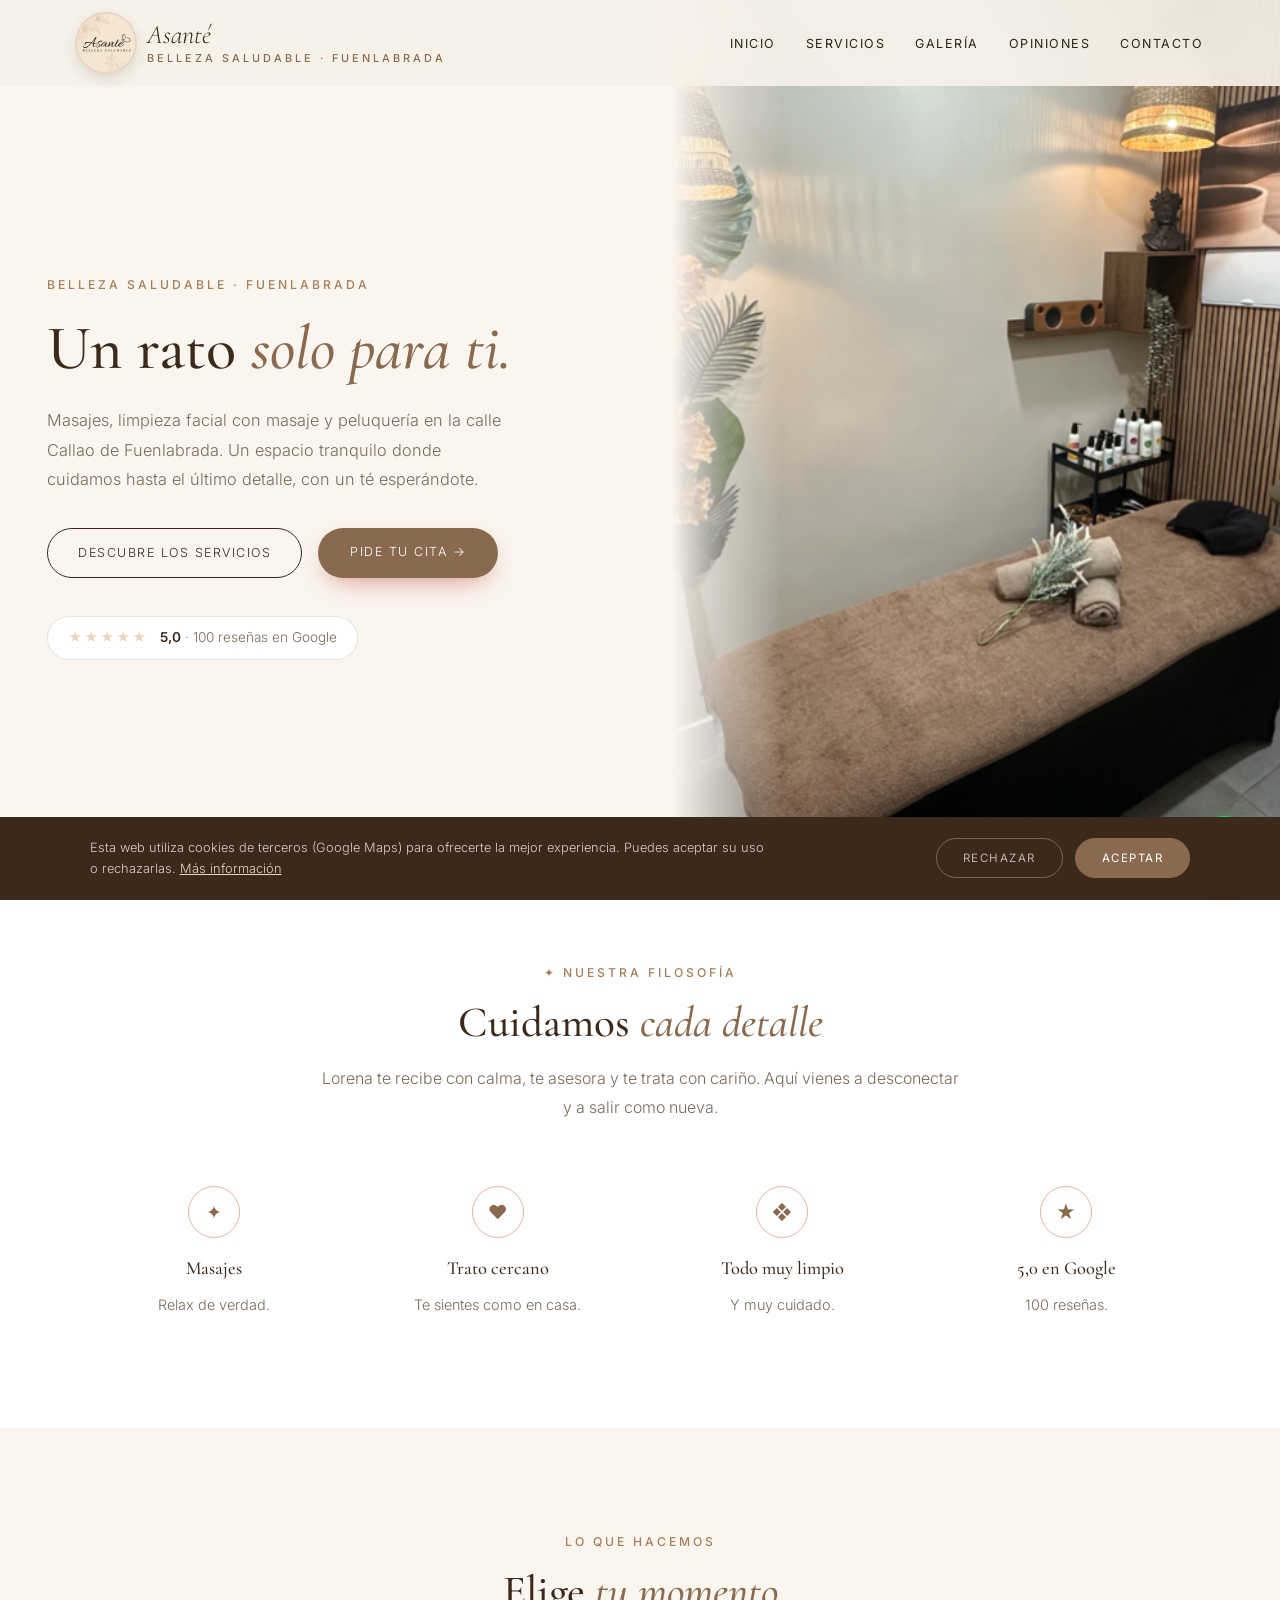
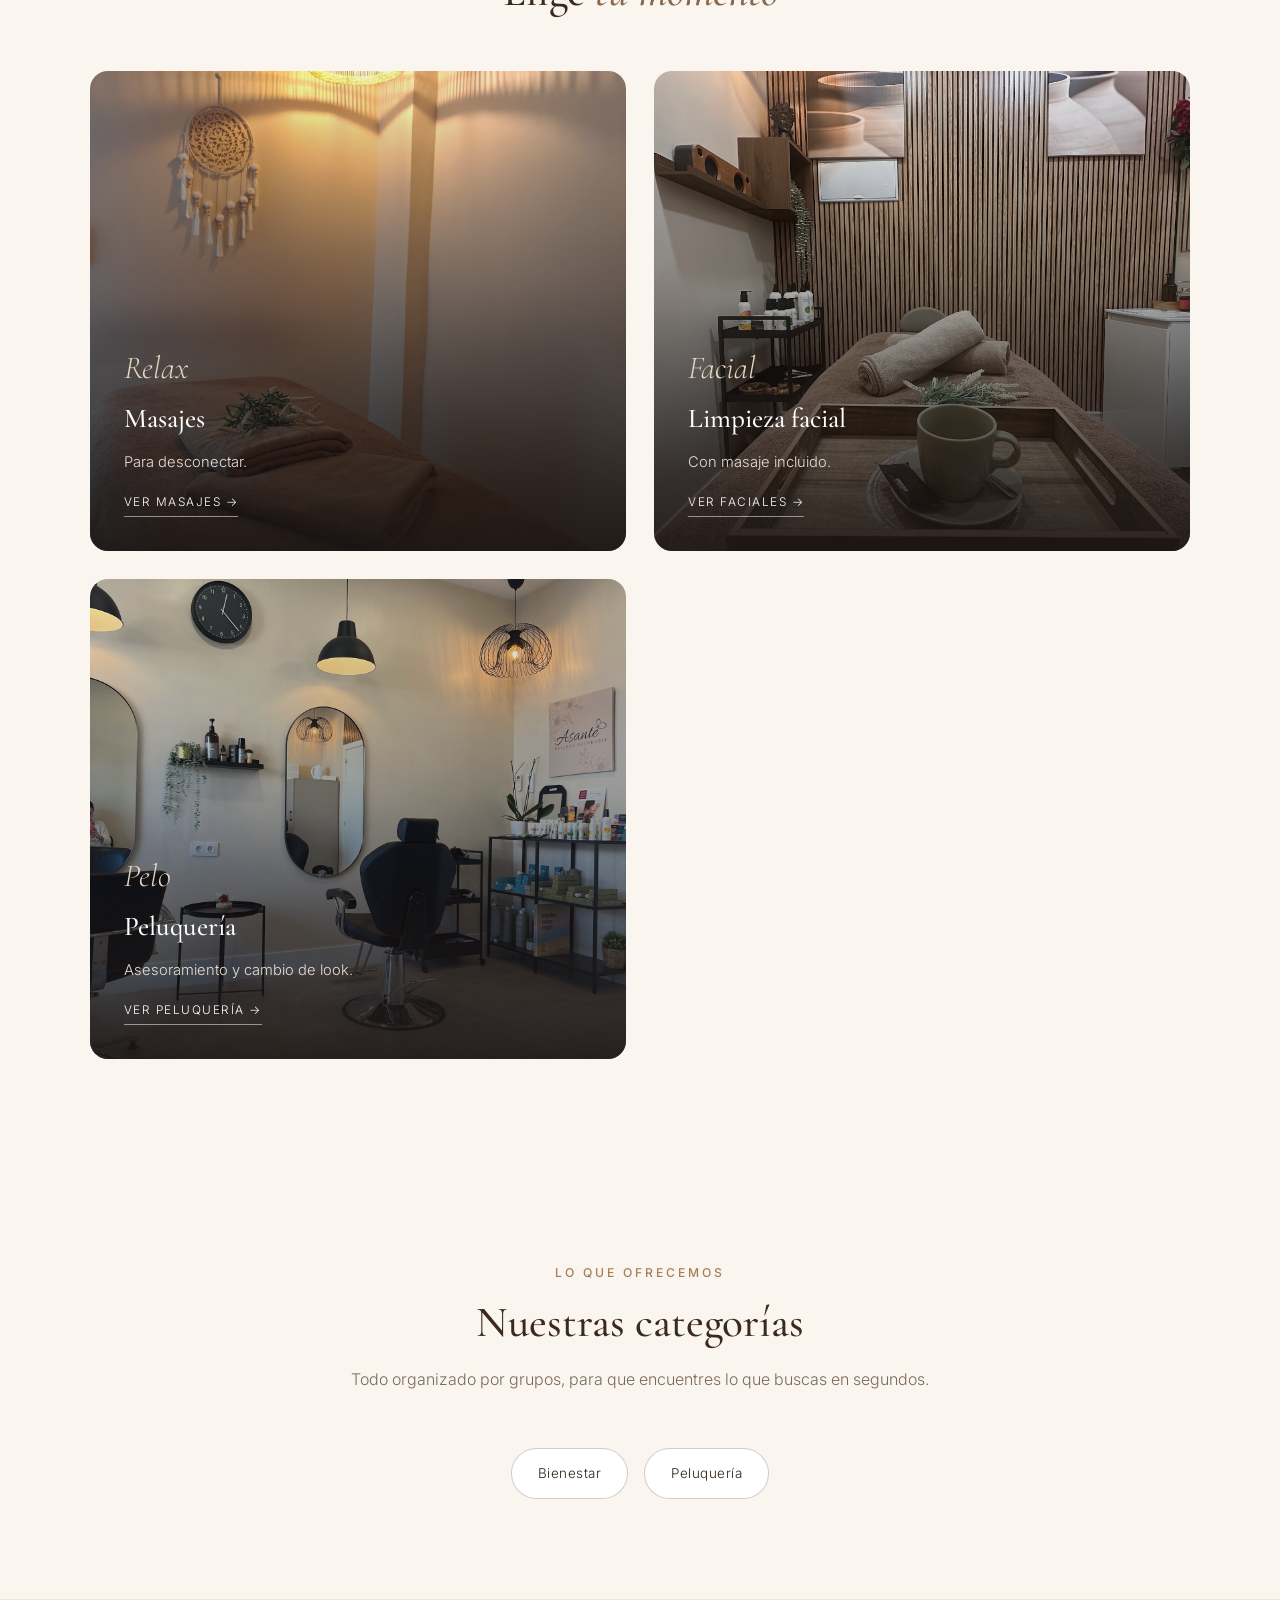
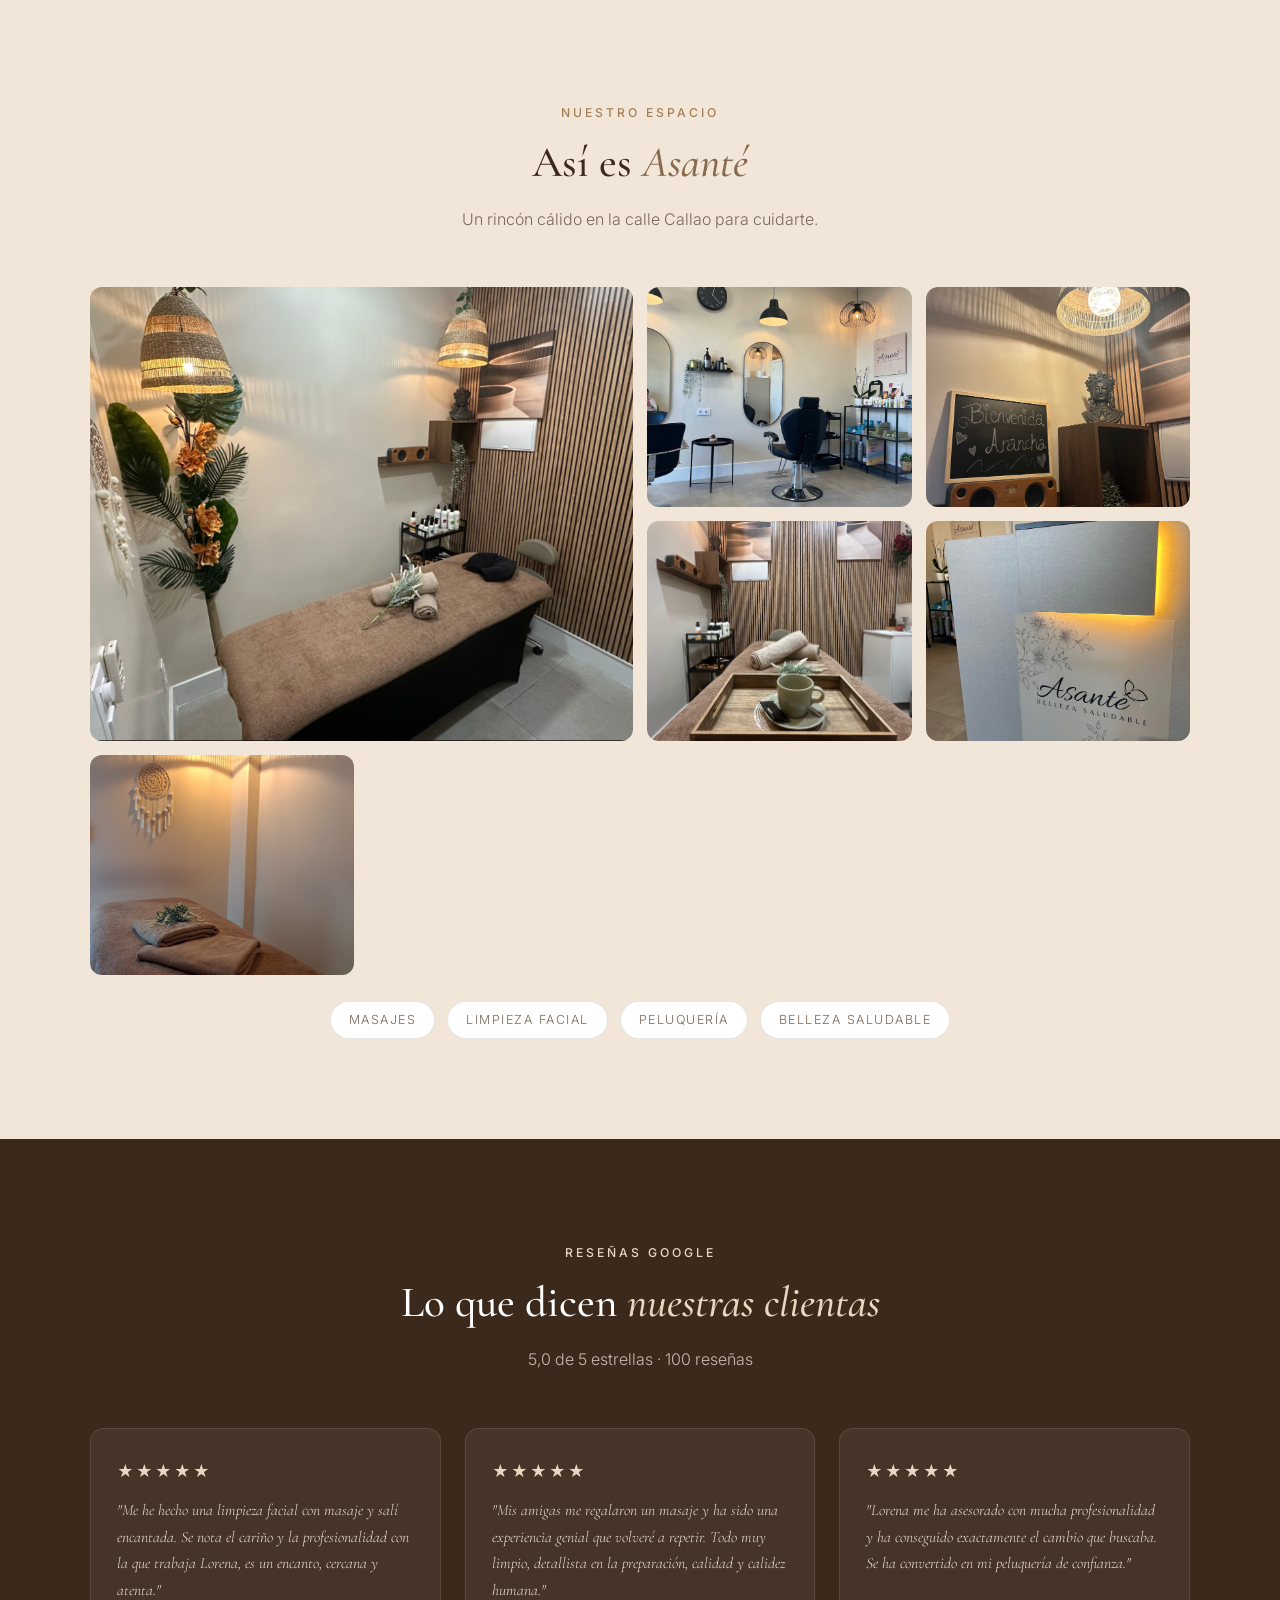
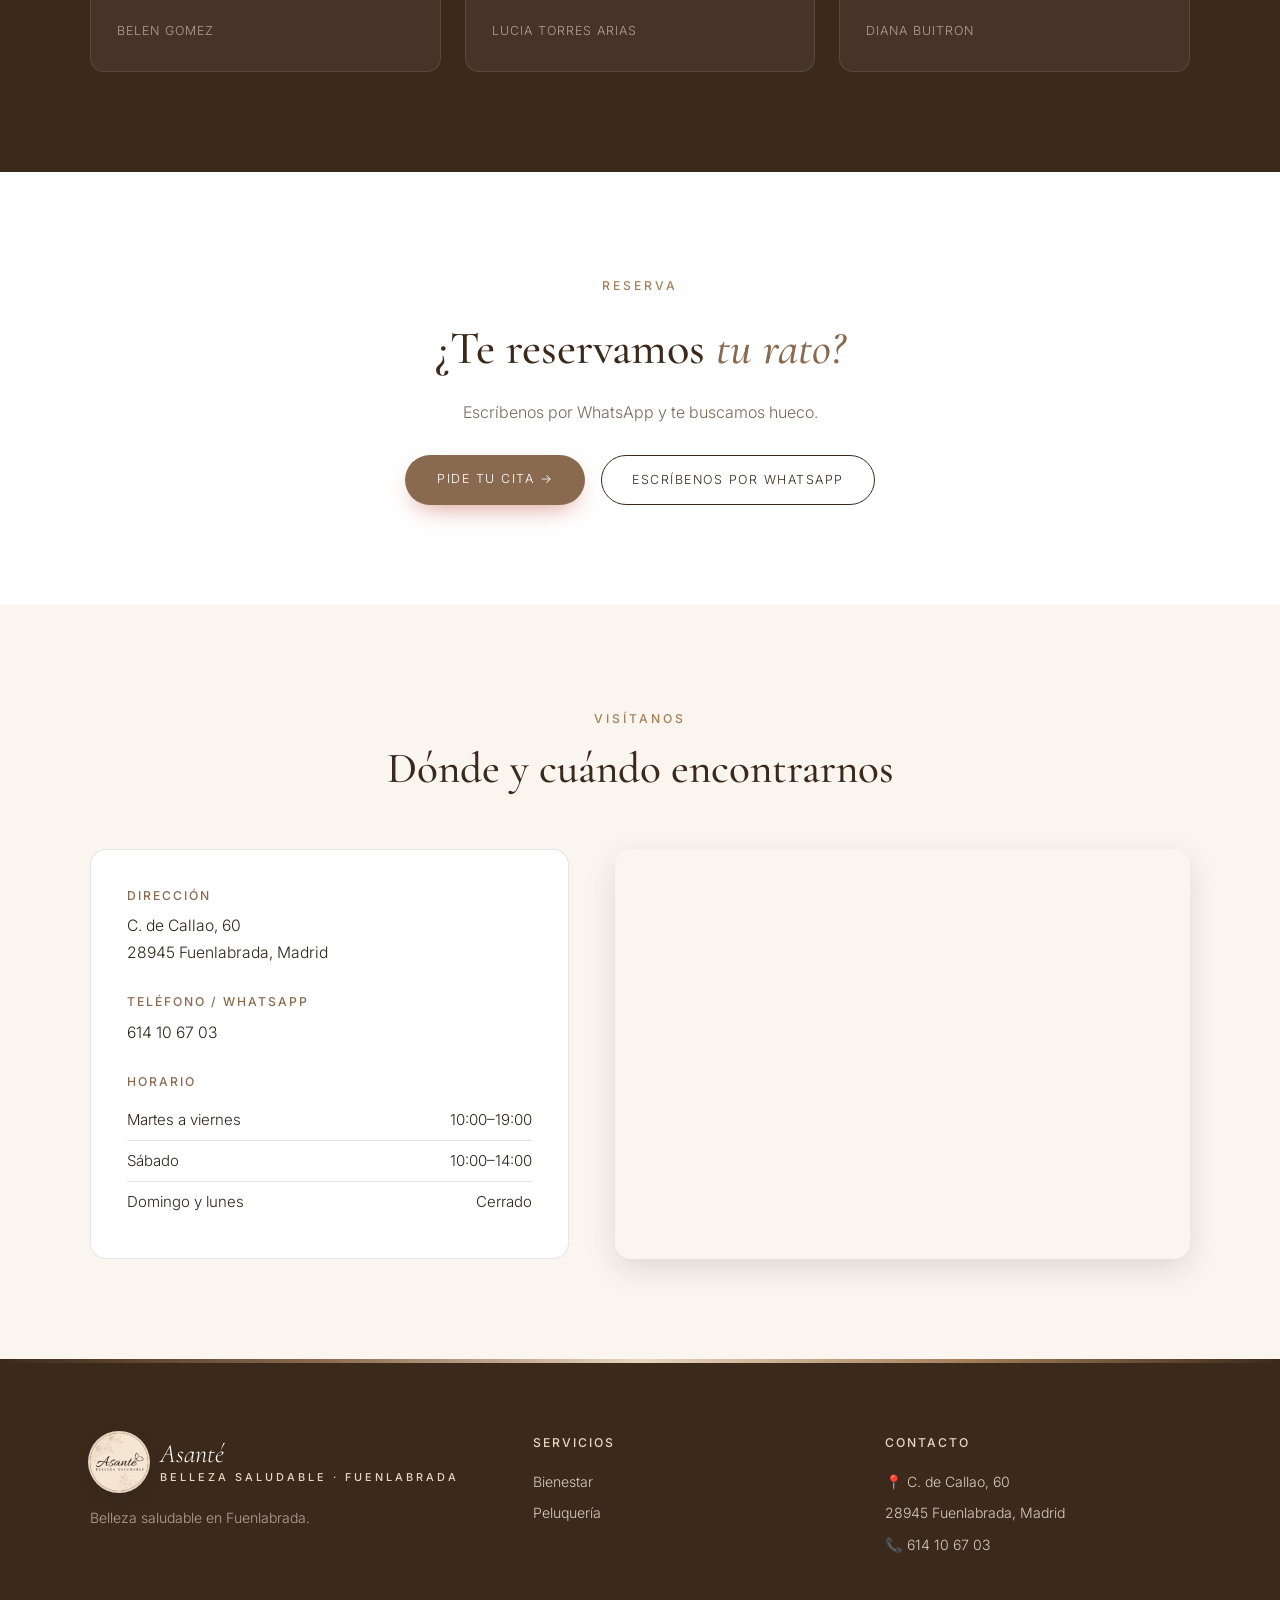
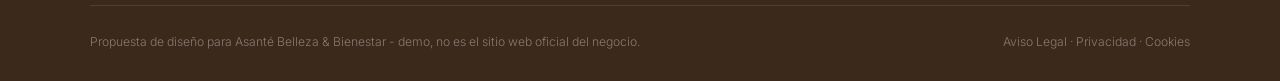
<file: index.html>
<!DOCTYPE html>
<html lang="es">
<head>
<meta charset="UTF-8">
<meta name="viewport" content="width=device-width, initial-scale=1.0">
<title>Asanté Belleza & Bienestar — Masajes, faciales y peluquería en Fuenlabrada</title>
<meta name="description" content="Asanté Belleza & Bienestar, en C. de Callao 60, Fuenlabrada. Masajes, limpieza facial con masaje y peluquería con Lorena. 5★ con 100 reseñas en Google.">
<meta name="theme-color" content="#3b2a1c">
<meta property="og:title" content="Asanté Belleza & Bienestar · Fuenlabrada">
<meta property="og:image" content="maps_01.jpg">
<link rel="icon" href="maps_10.jpg">
<link rel="preconnect" href="https://fonts.googleapis.com"><link rel="preconnect" href="https://fonts.gstatic.com" crossorigin><link href="https://fonts.googleapis.com/css2?family=Cormorant+Garamond:ital,wght@0,500;0,600;1,500&family=Inter:wght@300;400;500;600&display=swap" rel="stylesheet">
<link rel="stylesheet" href="styles.css">
</head>
<body>

<header id="header">
  <a href="index.html" class="logo" aria-label="Asanté Belleza & Bienestar, inicio"><img src="maps_10.jpg" alt="" class="logo-badge"><span class="logo-text"><span class="script">Asanté</span><small>belleza saludable · Fuenlabrada</small></span></a>
  <nav id="nav" aria-label="Navegación principal"><ul><li><a href="index.html#inicio">Inicio</a></li><li><a href="servicios.html">Servicios</a></li><li><a href="index.html#galeria">Galería</a></li><li><a href="index.html#opiniones">Opiniones</a></li><li><a href="index.html#contacto">Contacto</a></li></ul></nav><button class="nav-toggle" id="navToggle" aria-label="Abrir menú">☰</button>
</header>

<section class="hero" id="inicio">
  <div class="hero-text">
    <span class="eyebrow">Belleza saludable · Fuenlabrada</span>
    <h1>Un rato <em>solo para ti.</em></h1>
    <p>Masajes, limpieza facial con masaje y peluquería en la calle Callao de Fuenlabrada. Un espacio tranquilo donde cuidamos hasta el último detalle, con un té esperándote.</p>
    <div class="hero-ctas">
      <a href="servicios.html" class="btn-outline">Descubre los servicios</a>
      <a href="https://wa.me/34614106703?text=Hola%2C%20he%20visto%20vuestra%20web%20y%20me%20gustar%C3%ADa%20pedir%20cita%20en%20Asant%C3%A9" class="btn-solid" target="_blank" rel="noopener">Pide tu cita →</a>
    </div>
    <a class="hero-rating" href="https://www.google.com/maps/search/?api=1&query=Asant%C3%A9+Belleza+%26+Bienestar,+Calle+de+Callao+60,+Fuenlabrada" target="_blank" rel="noopener"><span class="stars">★★★★★</span><span><strong>5,0</strong> · 100 reseñas en Google</span></a>
  </div>
  <div class="hero-img"><img src="maps_01.jpg" alt="Cabina de masajes de Asanté en Fuenlabrada" style="object-position:center 60%;"></div>
</section>

<section class="trust">
  <div class="section-head">
    <span class="eyebrow">✦ Nuestra filosofía</span>
    <h2>Cuidamos <em>cada detalle</em></h2>
    <p>Lorena te recibe con calma, te asesora y te trata con cariño. Aquí vienes a desconectar y a salir como nueva.</p>
  </div>
  <div class="trust-grid">
    <div class="trust-card"><span class="trust-ic">✦</span><h3>Masajes</h3><p>Relax de verdad.</p></div>
    <div class="trust-card"><span class="trust-ic">♥</span><h3>Trato cercano</h3><p>Te sientes como en casa.</p></div>
    <div class="trust-card"><span class="trust-ic">❖</span><h3>Todo muy limpio</h3><p>Y muy cuidado.</p></div>
    <div class="trust-card"><span class="trust-ic">★</span><h3>5,0 en Google</h3><p>100 reseñas.</p></div>
  </div>
</section>

<section class="worlds">
  <div class="section-head">
    <span class="eyebrow">Lo que hacemos</span>
    <h2>Elige <em>tu momento</em></h2>
  </div>
  <div class="worlds-grid">
    <a href="servicios.html#bienestar" class="world-card"><img src="maps_09.jpg" alt="Masajes"><div class="world-text"><span class="script">Relax</span><h3>Masajes</h3><p>Para desconectar.</p><span class="world-link">Ver masajes →</span></div></a>
    <a href="servicios.html#bienestar" class="world-card"><img src="maps_03.jpg" alt="Limpieza facial"><div class="world-text"><span class="script">Facial</span><h3>Limpieza facial</h3><p>Con masaje incluido.</p><span class="world-link">Ver faciales →</span></div></a>
    <a href="servicios.html#pelo" class="world-card"><img src="maps_02.jpg" alt="Peluquería"><div class="world-text"><span class="script">Pelo</span><h3>Peluquería</h3><p>Asesoramiento y cambio de look.</p><span class="world-link">Ver peluquería →</span></div></a>
  </div>
</section>

<section>
  <div class="section-head">
    <span class="eyebrow">Lo que ofrecemos</span>
    <h2>Nuestras categorías</h2>
    <p>Todo organizado por grupos, para que encuentres lo que buscas en segundos.</p>
  </div>
  <div class="cat-pills">
    <a href="servicios.html#bienestar" class="cat-pill">Bienestar</a>
    <a href="servicios.html#pelo" class="cat-pill">Peluquería</a>
  </div>
</section>

<section class="gallery-wrap" id="galeria">
  <div class="section-head">
    <span class="eyebrow">Nuestro espacio</span>
    <h2>Así es <em>Asanté</em></h2>
    <p>Un rincón cálido en la calle Callao para cuidarte.</p>
  </div>
  <div class="gallery">
    <figure class="big"><img src="maps_01.jpg" alt="Cabina de masajes" loading="lazy"></figure>
    <figure><img src="maps_02.jpg" alt="Zona de peluquería" loading="lazy"></figure>
    <figure><img src="maps_07.jpg" alt="Rincón de bienvenida" loading="lazy"></figure>
    <figure><img src="maps_03.jpg" alt="Camilla preparada con té" loading="lazy"></figure>
    <figure><img src="maps_04.jpg" alt="Recepción de Asanté" loading="lazy"></figure>
    <figure><img src="maps_09.jpg" alt="Cabina con luz cálida" loading="lazy"></figure>
  </div>
  <div class="brands"><span>Masajes</span><span>Limpieza facial</span><span>Peluquería</span><span>Belleza saludable</span></div>
</section>

<section class="reviews-wrap" id="opiniones">
  <div class="section-head">
    <span class="eyebrow">Reseñas Google</span>
    <h2>Lo que dicen <em>nuestras clientas</em></h2>
    <p>5,0 de 5 estrellas · 100 reseñas</p>
  </div>
  <div class="review-grid">
    <div class="review-card"><div class="stars">★★★★★</div><p>"Me he hecho una limpieza facial con masaje y salí encantada. Se nota el cariño y la profesionalidad con la que trabaja Lorena, es un encanto, cercana y atenta."</p><cite>Belen Gomez</cite></div>
    <div class="review-card"><div class="stars">★★★★★</div><p>"Mis amigas me regalaron un masaje y ha sido una experiencia genial que volveré a repetir. Todo muy limpio, detallista en la preparación, calidad y calidez humana."</p><cite>Lucia Torres Arias</cite></div>
    <div class="review-card"><div class="stars">★★★★★</div><p>"Lorena me ha asesorado con mucha profesionalidad y ha conseguido exactamente el cambio que buscaba. Se ha convertido en mi peluquería de confianza."</p><cite>Diana Buitron</cite></div>
  </div>
</section>

<section class="cta-section">
  <span class="eyebrow">Reserva</span>
  <h2>¿Te reservamos <em>tu rato?</em></h2>
  <p>Escríbenos por WhatsApp y te buscamos hueco.</p>
  <div class="cta-row">
    <a href="https://wa.me/34614106703?text=Hola%2C%20he%20visto%20vuestra%20web%20y%20me%20gustar%C3%ADa%20pedir%20cita%20en%20Asant%C3%A9" class="btn-solid" target="_blank" rel="noopener">Pide tu cita →</a>
    <a href="https://wa.me/34614106703?text=Hola%2C%20he%20visto%20vuestra%20web%20y%20me%20gustar%C3%ADa%20pedir%20cita%20en%20Asant%C3%A9" class="btn-outline" target="_blank" rel="noopener">Escríbenos por WhatsApp</a>
  </div>
</section>

<section class="contact-section" id="contacto">
  <div class="section-head">
    <span class="eyebrow">Visítanos</span>
    <h2>Dónde y cuándo encontrarnos</h2>
  </div>
  <div class="contact-grid">
    <div class="contact-info">
      <div class="contact-block"><h3>Dirección</h3><p>C. de Callao, 60<br>28945 Fuenlabrada, Madrid</p></div>
      <div class="contact-block"><h3>Teléfono / WhatsApp</h3><p><a href="tel:+34614106703">614 10 67 03</a></p></div>
      <div class="contact-block"><h3>Horario</h3><ul class="hours-list"><li><span>Martes a viernes</span><span>10:00–19:00</span></li><li><span>Sábado</span><span>10:00–14:00</span></li><li><span>Domingo y lunes</span><span>Cerrado</span></li></ul></div>
      
    </div>
    <div class="contact-map">
      <iframe title="Mapa de Asanté Belleza & Bienestar" src="https://www.google.com/maps?q=Asant%C3%A9+Belleza+%26+Bienestar,+Calle+de+Callao+60,+Fuenlabrada&output=embed" width="100%" height="100%" style="border:0;" allowfullscreen="" loading="lazy" referrerpolicy="no-referrer-when-downgrade"></iframe>
    </div>
  </div>
</section>

<footer>
  <div class="footer-grid">
    <div class="footer-brand">
      <a href="index.html" class="logo light"><img src="maps_10.jpg" alt="" class="logo-badge"><span class="logo-text"><span class="script">Asanté</span><small>belleza saludable · Fuenlabrada</small></span></a>
      <p>Belleza saludable en Fuenlabrada.</p>
    </div>
    <div><h4>Servicios</h4><ul><li><a href="servicios.html#bienestar">Bienestar</a></li><li><a href="servicios.html#pelo">Peluquería</a></li></ul></div>
    <div><h4>Contacto</h4><ul><li>📍 C. de Callao, 60</li><li>28945 Fuenlabrada, Madrid</li><li>📞 <a href="tel:+34614106703">614 10 67 03</a></li></ul></div>
  </div>
  <div class="footer-bottom">
    <span>Propuesta de diseño para Asanté Belleza & Bienestar - demo, no es el sitio web oficial del negocio.</span>
    <span><a href="aviso-legal.html">Aviso Legal</a> &middot; <a href="politica-privacidad.html">Privacidad</a> &middot; <a href="politica-cookies.html">Cookies</a></span>
  </div>
</footer>

<div id="cookie-banner" class="cookie-banner"><p>Esta web utiliza cookies de terceros (Google Maps) para ofrecerte la mejor experiencia. Puedes aceptar su uso o rechazarlas. <a href="politica-cookies.html">Más información</a></p><div class="cookie-actions"><button onclick="setCookieChoice('rejected')" class="ck-reject">Rechazar</button><button onclick="setCookieChoice('accepted')" class="ck-accept">Aceptar</button></div></div>
<div class="social-fabs"><a class="wa-fab" href="https://wa.me/34614106703?text=Hola%2C%20he%20visto%20vuestra%20web%20y%20me%20gustar%C3%ADa%20pedir%20cita%20en%20Asant%C3%A9" target="_blank" rel="noopener" aria-label="Escribir por WhatsApp"><svg width="28" height="28" viewBox="0 0 24 24" fill="white"><path d="M17.5 14.4c-.3-.1-1.8-.9-2-1s-.5-.1-.7.1-.8 1-.9 1.2-.3.2-.6.1a8.2 8.2 0 0 1-2.4-1.5 9 9 0 0 1-1.7-2.1c-.2-.3 0-.5.1-.6l.4-.5.3-.5v-.5l-.9-2.2c-.2-.6-.5-.5-.7-.5h-.6a1.1 1.1 0 0 0-.8.4 3.4 3.4 0 0 0-1 2.5 5.9 5.9 0 0 0 1.2 3.1 13.5 13.5 0 0 0 5.2 4.6c2.6 1 2.6.7 3.1.6a2.6 2.6 0 0 0 1.7-1.2 2.1 2.1 0 0 0 .2-1.2c-.1-.1-.3-.2-.6-.3ZM12 21.8a9.8 9.8 0 0 1-5-1.4l-.4-.2-3.7 1 1-3.6-.2-.4A9.8 9.8 0 1 1 12 21.8Zm8.4-18.3A11.8 11.8 0 0 0 1.8 17.7L.2 23.8l6.3-1.6a11.8 11.8 0 0 0 5.6 1.4A11.8 11.8 0 0 0 20.4 3.5Z"/></svg></a></div>
<script src="main.js"></script>
</body>
</html>
</file>
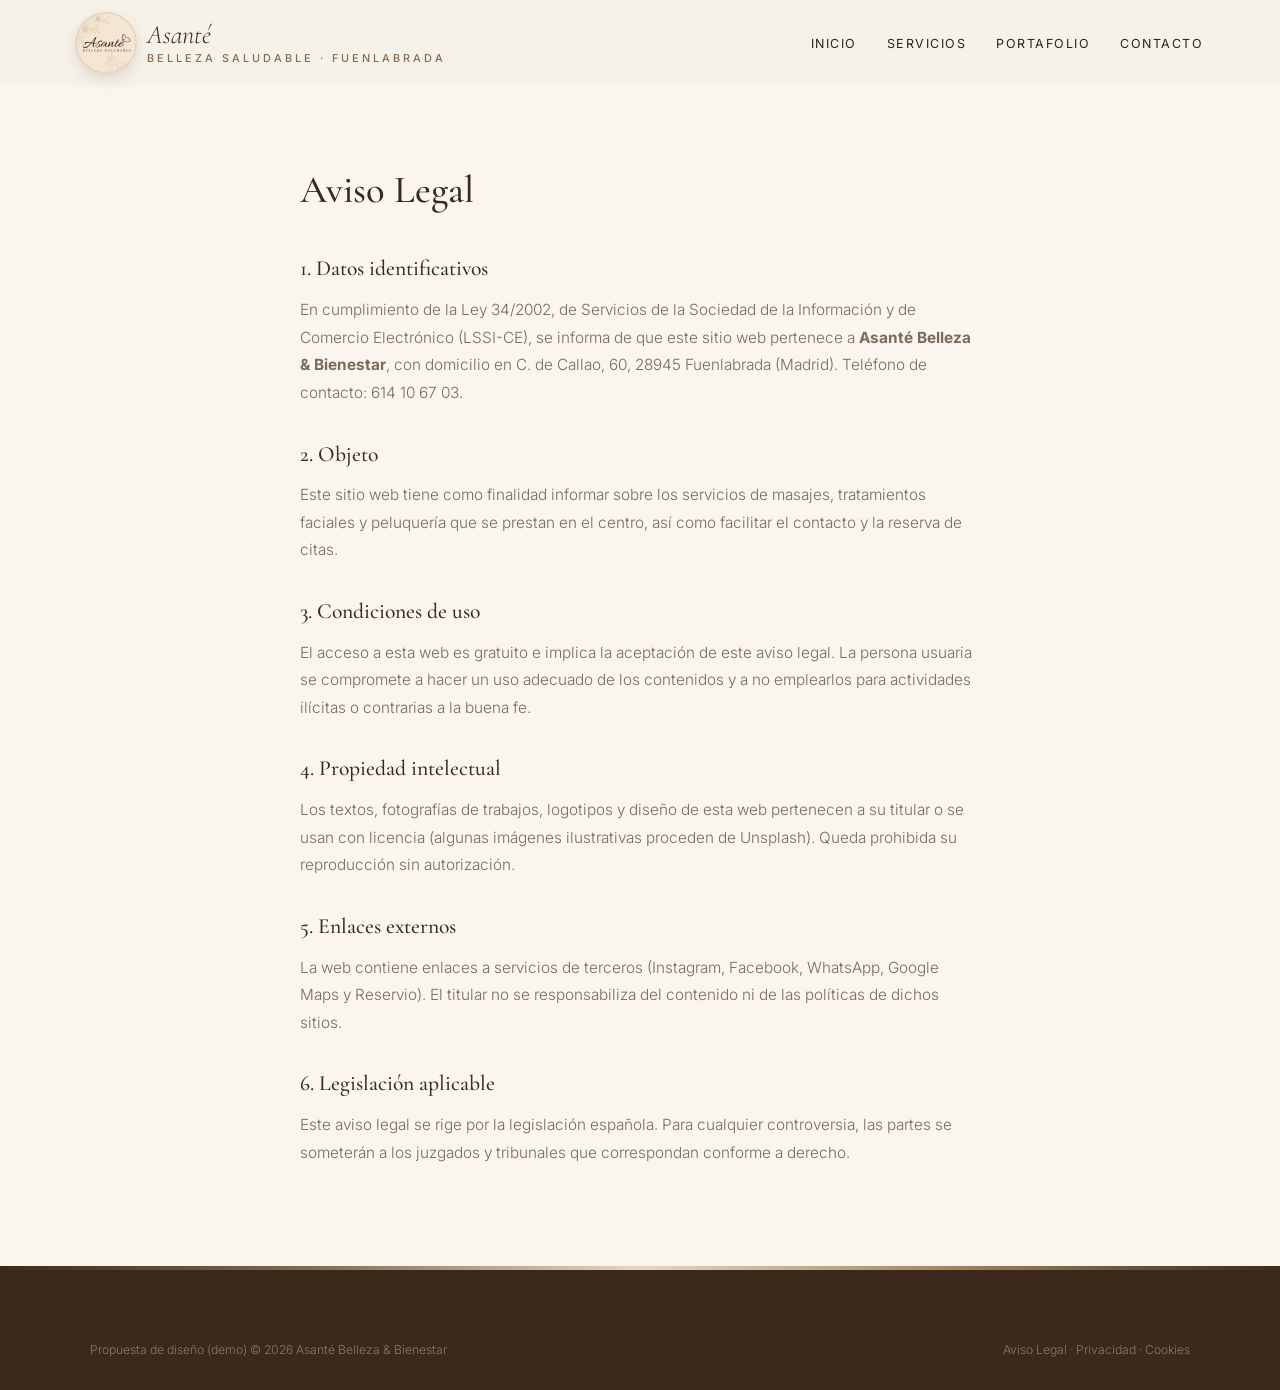
<file: aviso-legal.html>
<!DOCTYPE html>
<html lang="es">
<head>
<meta charset="UTF-8">
<meta name="viewport" content="width=device-width, initial-scale=1.0">
<title>Aviso Legal — Asanté Belleza & Bienestar</title>
<meta name="robots" content="noindex">
<link rel="icon" href="maps_10.jpg">
<link rel="preconnect" href="https://fonts.googleapis.com">
<link href="https://fonts.googleapis.com/css2?family=Cormorant+Garamond:ital,wght@0,500;0,600;1,500&family=Inter:wght@300;400;500;600&display=swap" rel="stylesheet">
<link rel="stylesheet" href="styles.css">
</head>
<body>
<header id="header" class="scrolled">
  <a href="index.html" class="logo" aria-label="Asanté Belleza & Bienestar, inicio">
    <img src="maps_10.jpg" alt="" class="logo-badge">
    <span class="logo-text"><span class="script">Asanté</span><small>belleza saludable · Fuenlabrada</small></span>
  </a>
  <nav id="nav" aria-label="Navegación principal">
    <ul>
      <li><a href="index.html#inicio">Inicio</a></li>
      <li><a href="servicios.html">Servicios</a></li>
      <li><a href="portafolio.html">Portafolio</a></li>
      <li><a href="index.html#contacto">Contacto</a></li>
    </ul>
  </nav>
  <button class="nav-toggle" id="navToggle" aria-label="Abrir menú">☰</button>
</header>
<main class="legal"><h1>Aviso Legal</h1>
<h2>1. Datos identificativos</h2>
<p>En cumplimiento de la Ley 34/2002, de Servicios de la Sociedad de la Información y de Comercio Electrónico (LSSI-CE), se informa de que este sitio web pertenece a <strong>Asanté Belleza & Bienestar</strong>, con domicilio en C. de Callao, 60, 28945 Fuenlabrada (Madrid). Teléfono de contacto: 614 10 67 03.</p>
<h2>2. Objeto</h2>
<p>Este sitio web tiene como finalidad informar sobre los servicios de masajes, tratamientos faciales y peluquería que se prestan en el centro, así como facilitar el contacto y la reserva de citas.</p>
<h2>3. Condiciones de uso</h2>
<p>El acceso a esta web es gratuito e implica la aceptación de este aviso legal. La persona usuaria se compromete a hacer un uso adecuado de los contenidos y a no emplearlos para actividades ilícitas o contrarias a la buena fe.</p>
<h2>4. Propiedad intelectual</h2>
<p>Los textos, fotografías de trabajos, logotipos y diseño de esta web pertenecen a su titular o se usan con licencia (algunas imágenes ilustrativas proceden de Unsplash). Queda prohibida su reproducción sin autorización.</p>
<h2>5. Enlaces externos</h2>
<p>La web contiene enlaces a servicios de terceros (Instagram, Facebook, WhatsApp, Google Maps y Reservio). El titular no se responsabiliza del contenido ni de las políticas de dichos sitios.</p>
<h2>6. Legislación aplicable</h2>
<p>Este aviso legal se rige por la legislación española. Para cualquier controversia, las partes se someterán a los juzgados y tribunales que correspondan conforme a derecho.</p></main>
<footer>
  <div class="footer-bottom" style="margin-top:0">
    <span>Propuesta de diseño (demo) © 2026 Asanté Belleza & Bienestar</span>
    <span><a href="aviso-legal.html">Aviso Legal</a> &middot; <a href="politica-privacidad.html">Privacidad</a> &middot; <a href="politica-cookies.html">Cookies</a></span>
  </div>
</footer>
<script src="main.js"></script>
</body>
</html>
</file>
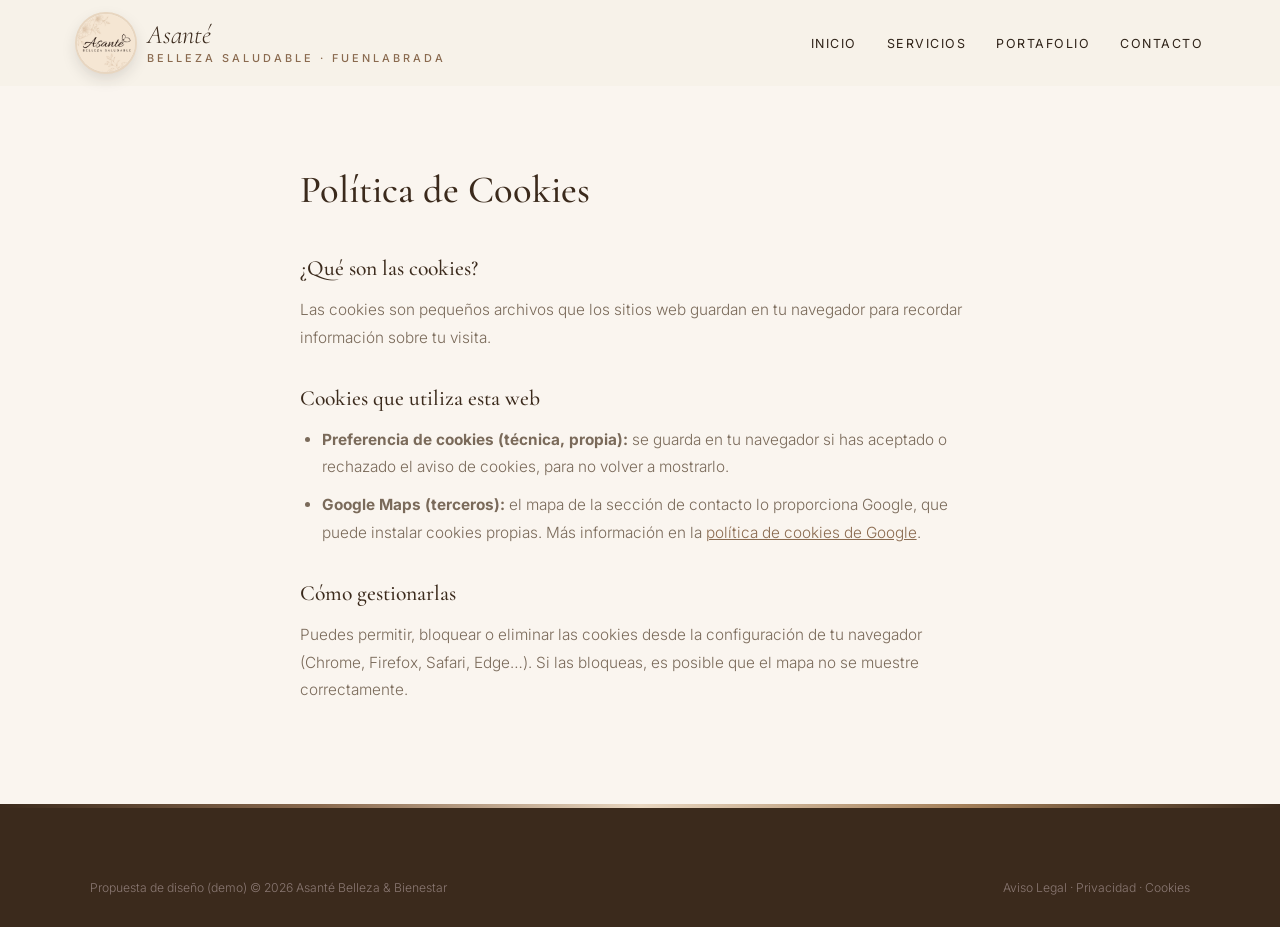
<file: politica-cookies.html>
<!DOCTYPE html>
<html lang="es">
<head>
<meta charset="UTF-8">
<meta name="viewport" content="width=device-width, initial-scale=1.0">
<title>Política de Cookies — Asanté Belleza & Bienestar</title>
<meta name="robots" content="noindex">
<link rel="icon" href="maps_10.jpg">
<link rel="preconnect" href="https://fonts.googleapis.com">
<link href="https://fonts.googleapis.com/css2?family=Cormorant+Garamond:ital,wght@0,500;0,600;1,500&family=Inter:wght@300;400;500;600&display=swap" rel="stylesheet">
<link rel="stylesheet" href="styles.css">
</head>
<body>
<header id="header" class="scrolled">
  <a href="index.html" class="logo" aria-label="Asanté Belleza & Bienestar, inicio">
    <img src="maps_10.jpg" alt="" class="logo-badge">
    <span class="logo-text"><span class="script">Asanté</span><small>belleza saludable · Fuenlabrada</small></span>
  </a>
  <nav id="nav" aria-label="Navegación principal">
    <ul>
      <li><a href="index.html#inicio">Inicio</a></li>
      <li><a href="servicios.html">Servicios</a></li>
      <li><a href="portafolio.html">Portafolio</a></li>
      <li><a href="index.html#contacto">Contacto</a></li>
    </ul>
  </nav>
  <button class="nav-toggle" id="navToggle" aria-label="Abrir menú">☰</button>
</header>
<main class="legal"><h1>Política de Cookies</h1>
<h2>¿Qué son las cookies?</h2>
<p>Las cookies son pequeños archivos que los sitios web guardan en tu navegador para recordar información sobre tu visita.</p>
<h2>Cookies que utiliza esta web</h2>
<ul>
<li><strong>Preferencia de cookies (técnica, propia):</strong> se guarda en tu navegador si has aceptado o rechazado el aviso de cookies, para no volver a mostrarlo.</li>
<li><strong>Google Maps (terceros):</strong> el mapa de la sección de contacto lo proporciona Google, que puede instalar cookies propias. Más información en la <a href="https://policies.google.com/technologies/cookies" target="_blank" rel="noopener">política de cookies de Google</a>.</li>
</ul>
<h2>Cómo gestionarlas</h2>
<p>Puedes permitir, bloquear o eliminar las cookies desde la configuración de tu navegador (Chrome, Firefox, Safari, Edge…). Si las bloqueas, es posible que el mapa no se muestre correctamente.</p></main>
<footer>
  <div class="footer-bottom" style="margin-top:0">
    <span>Propuesta de diseño (demo) © 2026 Asanté Belleza & Bienestar</span>
    <span><a href="aviso-legal.html">Aviso Legal</a> &middot; <a href="politica-privacidad.html">Privacidad</a> &middot; <a href="politica-cookies.html">Cookies</a></span>
  </div>
</footer>
<script src="main.js"></script>
</body>
</html>
</file>
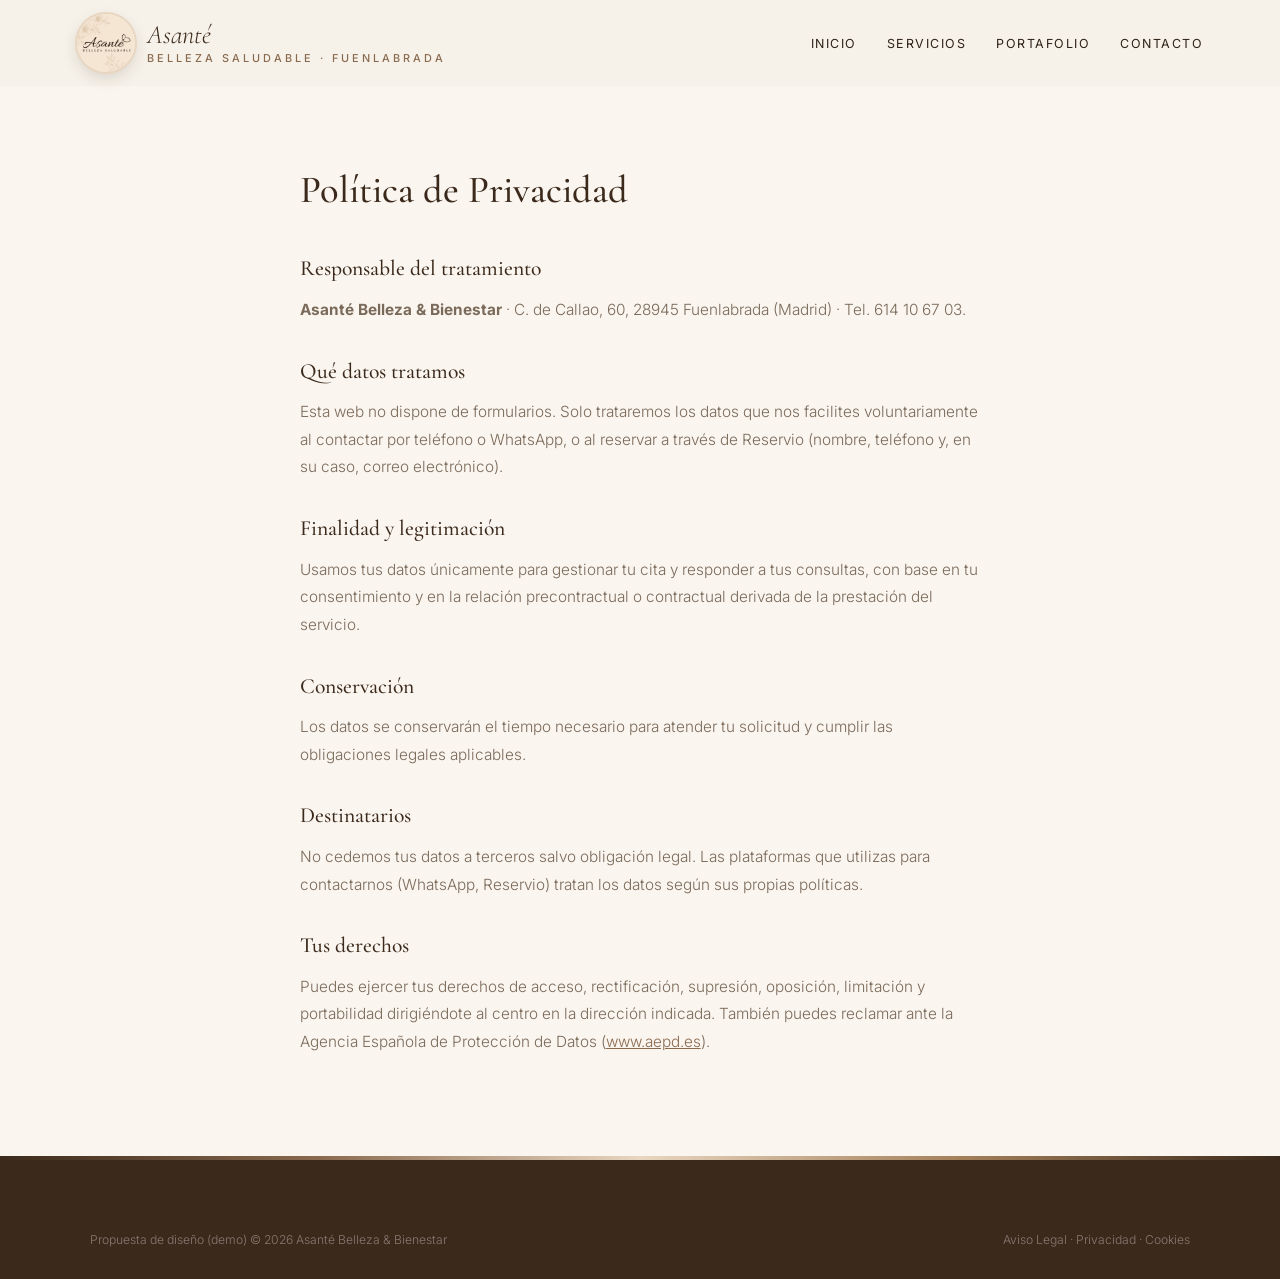
<file: politica-privacidad.html>
<!DOCTYPE html>
<html lang="es">
<head>
<meta charset="UTF-8">
<meta name="viewport" content="width=device-width, initial-scale=1.0">
<title>Política de Privacidad — Asanté Belleza & Bienestar</title>
<meta name="robots" content="noindex">
<link rel="icon" href="maps_10.jpg">
<link rel="preconnect" href="https://fonts.googleapis.com">
<link href="https://fonts.googleapis.com/css2?family=Cormorant+Garamond:ital,wght@0,500;0,600;1,500&family=Inter:wght@300;400;500;600&display=swap" rel="stylesheet">
<link rel="stylesheet" href="styles.css">
</head>
<body>
<header id="header" class="scrolled">
  <a href="index.html" class="logo" aria-label="Asanté Belleza & Bienestar, inicio">
    <img src="maps_10.jpg" alt="" class="logo-badge">
    <span class="logo-text"><span class="script">Asanté</span><small>belleza saludable · Fuenlabrada</small></span>
  </a>
  <nav id="nav" aria-label="Navegación principal">
    <ul>
      <li><a href="index.html#inicio">Inicio</a></li>
      <li><a href="servicios.html">Servicios</a></li>
      <li><a href="portafolio.html">Portafolio</a></li>
      <li><a href="index.html#contacto">Contacto</a></li>
    </ul>
  </nav>
  <button class="nav-toggle" id="navToggle" aria-label="Abrir menú">☰</button>
</header>
<main class="legal"><h1>Política de Privacidad</h1>
<h2>Responsable del tratamiento</h2>
<p><strong>Asanté Belleza & Bienestar</strong> · C. de Callao, 60, 28945 Fuenlabrada (Madrid) · Tel. 614 10 67 03.</p>
<h2>Qué datos tratamos</h2>
<p>Esta web no dispone de formularios. Solo trataremos los datos que nos facilites voluntariamente al contactar por teléfono o WhatsApp, o al reservar a través de Reservio (nombre, teléfono y, en su caso, correo electrónico).</p>
<h2>Finalidad y legitimación</h2>
<p>Usamos tus datos únicamente para gestionar tu cita y responder a tus consultas, con base en tu consentimiento y en la relación precontractual o contractual derivada de la prestación del servicio.</p>
<h2>Conservación</h2>
<p>Los datos se conservarán el tiempo necesario para atender tu solicitud y cumplir las obligaciones legales aplicables.</p>
<h2>Destinatarios</h2>
<p>No cedemos tus datos a terceros salvo obligación legal. Las plataformas que utilizas para contactarnos (WhatsApp, Reservio) tratan los datos según sus propias políticas.</p>
<h2>Tus derechos</h2>
<p>Puedes ejercer tus derechos de acceso, rectificación, supresión, oposición, limitación y portabilidad dirigiéndote al centro en la dirección indicada. También puedes reclamar ante la Agencia Española de Protección de Datos (<a href="https://www.aepd.es" target="_blank" rel="noopener">www.aepd.es</a>).</p></main>
<footer>
  <div class="footer-bottom" style="margin-top:0">
    <span>Propuesta de diseño (demo) © 2026 Asanté Belleza & Bienestar</span>
    <span><a href="aviso-legal.html">Aviso Legal</a> &middot; <a href="politica-privacidad.html">Privacidad</a> &middot; <a href="politica-cookies.html">Cookies</a></span>
  </div>
</footer>
<script src="main.js"></script>
</body>
</html>
</file>
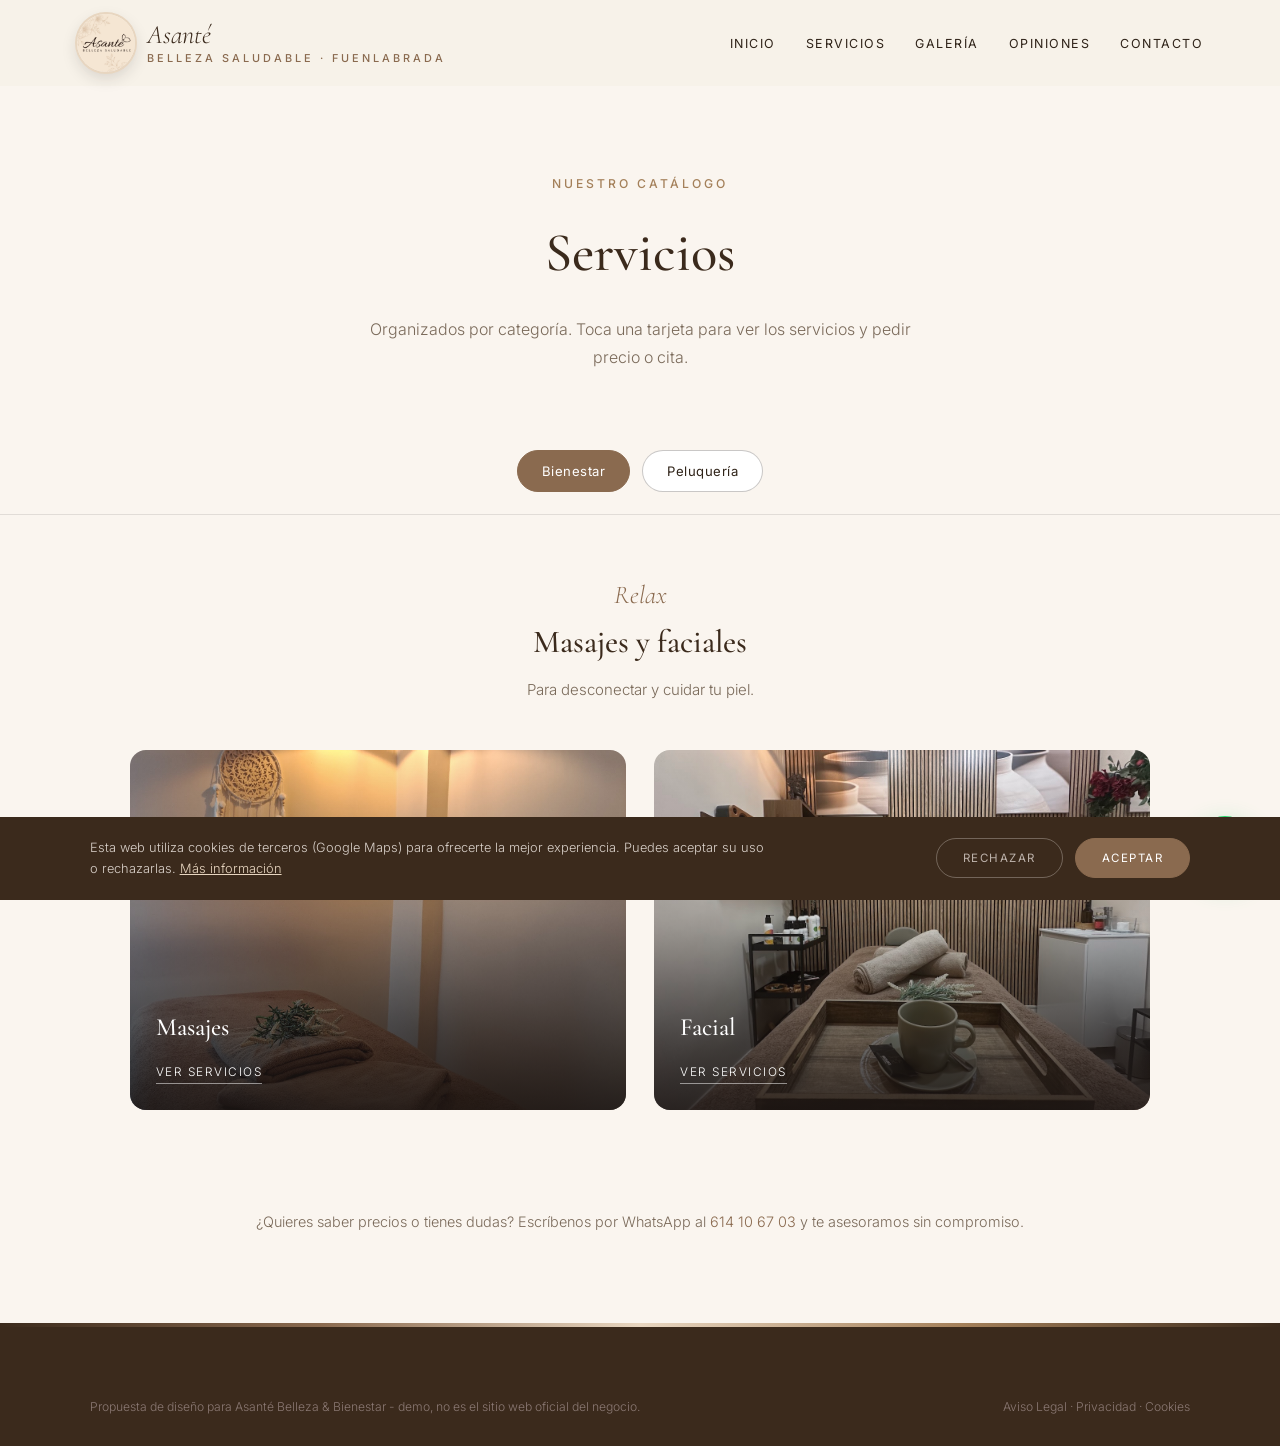
<file: servicios.html>
<!DOCTYPE html>
<html lang="es">
<head>
<meta charset="UTF-8">
<meta name="viewport" content="width=device-width, initial-scale=1.0">
<title>Servicios — Asanté Belleza & Bienestar · Fuenlabrada</title>
<meta name="description" content="Servicios de Asanté Belleza & Bienestar en Fuenlabrada.">
<link rel="icon" href="maps_10.jpg">
<link rel="preconnect" href="https://fonts.googleapis.com"><link rel="preconnect" href="https://fonts.gstatic.com" crossorigin><link href="https://fonts.googleapis.com/css2?family=Cormorant+Garamond:ital,wght@0,500;0,600;1,500&family=Inter:wght@300;400;500;600&display=swap" rel="stylesheet">
<link rel="stylesheet" href="styles.css">
</head>
<body>

<header id="header" class="scrolled">
  <a href="index.html" class="logo" aria-label="Asanté Belleza & Bienestar, inicio"><img src="maps_10.jpg" alt="" class="logo-badge"><span class="logo-text"><span class="script">Asanté</span><small>belleza saludable · Fuenlabrada</small></span></a>
  <nav id="nav" aria-label="Navegación principal"><ul><li><a href="index.html#inicio">Inicio</a></li><li><a href="servicios.html">Servicios</a></li><li><a href="index.html#galeria">Galería</a></li><li><a href="index.html#opiniones">Opiniones</a></li><li><a href="index.html#contacto">Contacto</a></li></ul></nav><button class="nav-toggle" id="navToggle" aria-label="Abrir menú">☰</button>
</header>

<div class="page-hero">
  <span class="eyebrow">Nuestro catálogo</span>
  <h1>Servicios</h1>
  <p>Organizados por categoría. Toca una tarjeta para ver los servicios y pedir precio o cita.</p>
</div>

<div class="tabs">
  <button class="tab-btn active" data-tab="bienestar">Bienestar</button>
  <button class="tab-btn" data-tab="pelo">Peluquería</button>
  
</div>

<div class="tab-panel active" id="bienestar">
  <div class="tab-intro"><span class="script">Relax</span><h2>Masajes y faciales</h2><p>Para desconectar y cuidar tu piel.</p></div>
  <div class="cat-grid">
    <div class="cat-card" onclick="openModal('masajes')"><img src="maps_09.jpg" alt="Masajes" loading="lazy"><div class="cat-card-text"><h3>Masajes</h3><span>Ver servicios</span></div></div>
    <div class="cat-card" onclick="openModal('facial')"><img src="maps_03.jpg" alt="Facial" loading="lazy"><div class="cat-card-text"><h3>Facial</h3><span>Ver servicios</span></div></div>
  </div>
</div>

<div class="tab-panel" id="pelo">
  <div class="tab-intro"><span class="script">Pelo</span><h2>Peluquería</h2><p>Te asesoramos y conseguimos el cambio que buscas.</p></div>
  <div class="cat-grid single">
    <div class="cat-card" onclick="openModal('peluqueria')"><img src="maps_02.jpg" alt="Peluquería" loading="lazy"><div class="cat-card-text"><h3>Peluquería</h3><span>Ver servicios</span></div></div>
  </div>
</div>


<p class="services-note">¿Quieres saber precios o tienes dudas? Escríbenos por WhatsApp al <a href="https://wa.me/34614106703" target="_blank" rel="noopener" style="color:var(--red)">614 10 67 03</a> y te asesoramos sin compromiso.</p>

<div class="modal-overlay" id="modal-masajes"><div class="modal">
  <button class="modal-close" onclick="closeModal('masajes')" aria-label="Cerrar">×</button>
  <h3>Masajes</h3><p class="modal-sub">Relajantes</p>
  <div class="svc-row"><div><div class="svc-name">Masaje relajante</div><span class="svc-desc"></span></div><div class="svc-price">Consultar</div></div>
  <div class="svc-row"><div><div class="svc-name">Tarjeta regalo de masaje</div><span class="svc-desc"></span></div><div class="svc-price">Consultar</div></div>
  <a class="modal-cta alt" href="https://wa.me/34614106703?text=Hola%2C%20quiero%20informaci%C3%B3n%20sobre%20masajes" target="_blank" rel="noopener">Pedir cita por WhatsApp</a>
</div></div>

<div class="modal-overlay" id="modal-facial"><div class="modal">
  <button class="modal-close" onclick="closeModal('facial')" aria-label="Cerrar">×</button>
  <h3>Facial</h3><p class="modal-sub">Con masaje</p>
  <div class="svc-row"><div><div class="svc-name">Limpieza facial con masaje</div><span class="svc-desc"></span></div><div class="svc-price">Consultar</div></div>
  <a class="modal-cta alt" href="https://wa.me/34614106703?text=Hola%2C%20quiero%20informaci%C3%B3n%20sobre%20facial" target="_blank" rel="noopener">Pedir cita por WhatsApp</a>
</div></div>

<div class="modal-overlay" id="modal-peluqueria"><div class="modal">
  <button class="modal-close" onclick="closeModal('peluqueria')" aria-label="Cerrar">×</button>
  <h3>Peluquería</h3><p class="modal-sub">Con asesoramiento</p>
  <div class="svc-row"><div><div class="svc-name">Cambio de look</div><span class="svc-desc"></span></div><div class="svc-price">Consultar</div></div>
  <div class="svc-row"><div><div class="svc-name">Asesoramiento personalizado</div><span class="svc-desc"></span></div><div class="svc-price">Consultar</div></div>
  <a class="modal-cta alt" href="https://wa.me/34614106703?text=Hola%2C%20quiero%20informaci%C3%B3n%20sobre%20peluquer%C3%ADa" target="_blank" rel="noopener">Pedir cita por WhatsApp</a>
</div></div>


<footer>
  <div class="footer-bottom" style="margin-top:0">
    <span>Propuesta de diseño para Asanté Belleza & Bienestar - demo, no es el sitio web oficial del negocio.</span>
    <span><a href="aviso-legal.html">Aviso Legal</a> &middot; <a href="politica-privacidad.html">Privacidad</a> &middot; <a href="politica-cookies.html">Cookies</a></span>
  </div>
</footer>

<div id="cookie-banner" class="cookie-banner"><p>Esta web utiliza cookies de terceros (Google Maps) para ofrecerte la mejor experiencia. Puedes aceptar su uso o rechazarlas. <a href="politica-cookies.html">Más información</a></p><div class="cookie-actions"><button onclick="setCookieChoice('rejected')" class="ck-reject">Rechazar</button><button onclick="setCookieChoice('accepted')" class="ck-accept">Aceptar</button></div></div>
<div class="social-fabs"><a class="wa-fab" href="https://wa.me/34614106703?text=Hola%2C%20he%20visto%20vuestra%20web%20y%20me%20gustar%C3%ADa%20pedir%20cita%20en%20Asant%C3%A9" target="_blank" rel="noopener" aria-label="Escribir por WhatsApp"><svg width="28" height="28" viewBox="0 0 24 24" fill="white"><path d="M17.5 14.4c-.3-.1-1.8-.9-2-1s-.5-.1-.7.1-.8 1-.9 1.2-.3.2-.6.1a8.2 8.2 0 0 1-2.4-1.5 9 9 0 0 1-1.7-2.1c-.2-.3 0-.5.1-.6l.4-.5.3-.5v-.5l-.9-2.2c-.2-.6-.5-.5-.7-.5h-.6a1.1 1.1 0 0 0-.8.4 3.4 3.4 0 0 0-1 2.5 5.9 5.9 0 0 0 1.2 3.1 13.5 13.5 0 0 0 5.2 4.6c2.6 1 2.6.7 3.1.6a2.6 2.6 0 0 0 1.7-1.2 2.1 2.1 0 0 0 .2-1.2c-.1-.1-.3-.2-.6-.3ZM12 21.8a9.8 9.8 0 0 1-5-1.4l-.4-.2-3.7 1 1-3.6-.2-.4A9.8 9.8 0 1 1 12 21.8Zm8.4-18.3A11.8 11.8 0 0 0 1.8 17.7L.2 23.8l6.3-1.6a11.8 11.8 0 0 0 5.6 1.4A11.8 11.8 0 0 0 20.4 3.5Z"/></svg></a></div>
<script src="main.js"></script>
</body>
</html>
</file>
<file: styles.css>
:root{
  --cream:#faf5ef; --paper:#ffffff; --tint:#f1e6d8; --ink:#2f2318; --dark:#3b2a1c; --muted:#7a6a5a;
  --red:#8a6a4f; --red-dark:#6b513b; --teal:#a4805a; --gold:#e8d6c0; --line:rgba(0,0,0,.1);
  --brand-gradient:linear-gradient(90deg,#3b2a1c,#8a6a4f,#e8d6c0,#a4805a,#3b2a1c);
}
*{margin:0;padding:0;box-sizing:border-box;}
html{scroll-behavior:smooth;}
body{font-family:'Inter',sans-serif;background:var(--cream);color:var(--ink);overflow-x:hidden;font-weight:300;line-height:1.6;}
a{text-decoration:none;color:inherit;}
h1,h2,h3{font-family:'Cormorant Garamond',serif;font-weight:500;}
h1 em,h2 em{font-style:italic;color:var(--red);}
img{max-width:100%;display:block;}
.script{font-family:'Cormorant Garamond',serif;font-style:italic;}

/* HEADER */
header{position:fixed;top:0;left:0;right:0;z-index:100;display:flex;justify-content:space-between;align-items:center;padding:14px 6%;background:rgba(247,241,233,.92);backdrop-filter:blur(10px);-webkit-backdrop-filter:blur(10px);transition:box-shadow .3s,padding .3s;}
header.scrolled{box-shadow:0 2px 24px rgba(28,22,20,.1);padding:8px 6%;}
.logo{display:flex;align-items:center;gap:12px;color:var(--dark);}
.logo-badge{width:58px;height:58px;border-radius:50%;object-fit:cover;box-shadow:0 0 0 2px var(--gold),0 6px 16px rgba(28,22,20,.15);transition:width .3s,height .3s;}
header.scrolled .logo-badge{width:46px;height:46px;}
.logo-text{display:flex;flex-direction:column;line-height:1;}
.logo-text .script{font-size:1.65rem;color:var(--dark);}
.logo-text small{font-size:.68rem;letter-spacing:3px;text-transform:uppercase;color:var(--red);margin-top:4px;font-weight:500;}
.logo.light .logo-text .script{color:#fff;}
.logo.light .logo-text small{color:var(--gold);}
nav ul{list-style:none;display:flex;gap:30px;}
nav a{font-size:.78rem;letter-spacing:1.5px;text-transform:uppercase;font-weight:400;position:relative;padding:4px 0;}
nav a::after{content:"";position:absolute;left:0;bottom:-2px;height:1px;width:100%;background:var(--red);transform:scaleX(0);transform-origin:right;transition:transform .3s;}
nav a:hover::after{transform:scaleX(1);transform-origin:left;}
.nav-toggle{display:none;font-size:1.6rem;background:none;border:none;color:var(--dark);cursor:pointer;}

/* BOTONES */
.btn-outline{display:inline-block;border:1px solid var(--dark);color:var(--dark);padding:14px 30px;font-size:.78rem;letter-spacing:1.5px;text-transform:uppercase;border-radius:40px;transition:all .25s;}
.btn-outline:hover{background:var(--dark);color:var(--cream);}
.btn-outline.light{border-color:rgba(255,255,255,.5);color:#fff;}
.btn-outline.light:hover{background:#fff;color:var(--dark);}
.btn-solid{display:inline-block;background:var(--red);color:#fff;padding:14px 32px;font-size:.78rem;letter-spacing:1.5px;text-transform:uppercase;border-radius:40px;transition:transform .25s,box-shadow .25s,background .25s;box-shadow:0 10px 26px -10px rgba(181,64,44,.6);}
.btn-solid:hover{transform:translateY(-2px);background:var(--red-dark);}

/* HERO */
.hero{min-height:95vh;display:grid;grid-template-columns:1.05fr .95fr;align-items:stretch;padding:0;}
.hero-text{display:flex;flex-direction:column;justify-content:center;padding:150px 7% 70px;}
.eyebrow{display:inline-block;color:var(--teal);text-transform:uppercase;letter-spacing:3px;font-size:.76rem;font-weight:500;}
.hero-text .eyebrow{margin-bottom:20px;}
.hero-text h1{font-size:clamp(2.4rem,5vw,3.9rem);line-height:1.12;margin-bottom:22px;color:var(--dark);}
.hero-text p{font-size:1.02rem;color:var(--muted);max-width:470px;line-height:1.8;margin-bottom:34px;}
.hero-ctas{display:flex;gap:16px;flex-wrap:wrap;}
.hero-rating{display:inline-flex;align-items:center;gap:12px;margin-top:38px;padding:10px 20px;border:1px solid var(--line);border-radius:40px;background:var(--paper);font-size:.85rem;color:var(--muted);align-self:flex-start;}
.hero-rating strong{color:var(--dark);font-weight:600;}
.stars{color:var(--gold);letter-spacing:2px;}
.hero-img{position:relative;overflow:hidden;}
.hero-img img{width:100%;height:100%;object-fit:cover;position:absolute;inset:0;}
.hero-img::after{content:"";position:absolute;inset:0;background:linear-gradient(90deg,var(--cream) 0%,rgba(247,241,233,0) 18%);}

/* SECCIONES */
section{padding:100px 7%;}
.section-head{text-align:center;max-width:640px;margin:0 auto 54px;}
.section-head h2{font-size:clamp(1.9rem,4vw,2.7rem);margin-top:12px;color:var(--dark);line-height:1.2;}
.section-head p{margin-top:16px;color:var(--muted);line-height:1.8;}

.trust{background:var(--paper);border-top:4px solid transparent;border-image:var(--brand-gradient) 1;}
.trust-grid{display:grid;grid-template-columns:repeat(auto-fit,minmax(230px,1fr));gap:36px;max-width:1150px;margin:0 auto;}
.trust-card{text-align:center;padding:10px;}
.trust-ic{display:inline-grid;place-items:center;width:52px;height:52px;border-radius:50%;border:1px solid rgba(181,64,44,.4);color:var(--red);font-size:1.2rem;margin-bottom:16px;}
.trust-card h3{font-size:1.15rem;color:var(--dark);margin-bottom:10px;}
.trust-card p{font-size:.9rem;color:var(--muted);line-height:1.7;}

/* DOS MUNDOS */
.worlds{background:var(--cream);}
.worlds-grid{display:grid;grid-template-columns:1fr 1fr;gap:28px;max-width:1150px;margin:0 auto;}
.world-card{position:relative;border-radius:18px;overflow:hidden;min-height:480px;display:flex;align-items:flex-end;color:#fff;}
.world-card img{position:absolute;inset:0;width:100%;height:100%;object-fit:cover;transition:transform .6s;}
.world-card:hover img{transform:scale(1.05);}
.world-card::after{content:"";position:absolute;inset:0;background:linear-gradient(to top,rgba(28,22,20,.92) 0%,rgba(28,22,20,.35) 55%,rgba(28,22,20,.05) 100%);}
.world-text{position:relative;z-index:2;padding:34px;}
.world-text .script{font-size:2rem;color:var(--gold);}
.world-text h3{font-size:1.7rem;margin:4px 0 10px;}
.world-text p{font-size:.92rem;color:#eadfd6;line-height:1.7;max-width:440px;}
.world-link{display:inline-block;margin-top:18px;font-size:.74rem;letter-spacing:1.5px;text-transform:uppercase;border-bottom:1px solid rgba(255,255,255,.5);padding-bottom:4px;}

/* PILLS */
.cat-pills{display:flex;flex-wrap:wrap;gap:16px;justify-content:center;max-width:1000px;margin:0 auto;}
.cat-pill{border:1px solid rgba(43,33,29,.22);padding:14px 26px;border-radius:30px;font-size:.84rem;letter-spacing:.5px;transition:all .2s;background:var(--paper);}
.cat-pill:hover{background:var(--red);color:#fff;border-color:var(--red);}

/* GALERIA */
.gallery-wrap{background:var(--tint);}
.gallery{max-width:1200px;margin:0 auto;display:grid;grid-template-columns:repeat(4,1fr);grid-auto-rows:220px;gap:14px;}
.gallery figure{overflow:hidden;border-radius:12px;margin:0;}
.gallery img{width:100%;height:100%;object-fit:cover;transition:transform .5s;}
.gallery figure:hover img{transform:scale(1.05);}
.gallery .big{grid-column:span 2;grid-row:span 2;}

/* RESEÑAS */
.reviews-wrap{background:var(--dark);color:#fff;position:relative;}
.reviews-wrap .section-head h2{color:#fff;}
.reviews-wrap .section-head h2 em{color:var(--gold);}
.reviews-wrap .section-head p{color:#c9b9b2;}
.reviews-wrap .eyebrow{color:var(--gold);}
.review-grid{display:grid;grid-template-columns:repeat(auto-fit,minmax(300px,1fr));gap:24px;max-width:1150px;margin:0 auto;}
.review-card{background:rgba(255,255,255,.05);border:1px solid rgba(255,255,255,.1);padding:30px 26px;border-radius:14px;display:flex;flex-direction:column;}
.review-card .stars{margin-bottom:14px;}
.review-card p{font-family:'Cormorant Garamond',serif;font-size:.98rem;color:#eadfd6;line-height:1.7;font-style:italic;margin-bottom:16px;flex:1;}
.review-card cite{font-size:.78rem;color:#b3a099;font-style:normal;text-transform:uppercase;letter-spacing:1px;}

/* CTA */
.cta-section{text-align:center;background:var(--paper);}
.cta-section h2{font-size:clamp(2rem,4vw,2.9rem);color:var(--dark);margin:14px 0 14px;}
.cta-section p{color:var(--muted);margin-bottom:30px;}
.cta-row{display:flex;gap:16px;justify-content:center;flex-wrap:wrap;}

/* CONTACTO */
.contact-section{background:var(--cream);}
.contact-grid{display:grid;grid-template-columns:1fr 1.2fr;gap:46px;max-width:1150px;margin:0 auto;align-items:stretch;}
.contact-info{display:flex;flex-direction:column;gap:26px;background:var(--paper);border:1px solid var(--line);border-radius:16px;padding:36px;}
.contact-block h3{font-family:'Inter',sans-serif;font-size:.76rem;text-transform:uppercase;letter-spacing:2px;color:var(--red);font-weight:500;margin-bottom:8px;}
.contact-block p{font-size:.98rem;color:var(--ink);line-height:1.7;}
.contact-block a:hover{color:var(--red);}
.hours-list{list-style:none;}
.hours-list li{display:flex;justify-content:space-between;gap:20px;padding:8px 0;border-bottom:1px solid var(--line);font-size:.94rem;}
.hours-list li:last-child{border-bottom:none;}
.contact-map{border-radius:16px;overflow:hidden;min-height:380px;box-shadow:0 10px 30px rgba(28,22,20,.12);}
.contact-map iframe{display:block;min-height:380px;}

/* FOOTER */
footer{background:var(--dark);color:#d9c9c5;padding:70px 7% 30px;border-top:4px solid transparent;border-image:var(--brand-gradient) 1;}
.footer-grid{display:grid;grid-template-columns:1.3fr 1fr 1fr;gap:46px;max-width:1200px;margin:0 auto;padding-bottom:40px;border-bottom:1px solid rgba(255,255,255,.1);}
.footer-brand p{font-size:.88rem;color:#b3a09a;margin-top:16px;}
footer h4{font-size:.76rem;text-transform:uppercase;letter-spacing:2px;color:var(--gold);margin-bottom:18px;font-weight:500;}
footer ul{list-style:none;}
footer li{margin-bottom:9px;font-size:.88rem;color:#d9c9c5;}
footer a:hover{color:var(--gold);}
.footer-bottom{max-width:1200px;margin:26px auto 0;display:flex;justify-content:space-between;flex-wrap:wrap;gap:10px;font-size:.76rem;color:#8a7873;}
.footer-bottom a{color:#8a7873;}

/* FABS */
.social-fabs{position:fixed;bottom:26px;right:26px;z-index:200;display:flex;flex-direction:column;gap:14px;align-items:center;}
.social-fabs a{width:52px;height:52px;border-radius:50%;display:flex;align-items:center;justify-content:center;box-shadow:0 10px 24px rgba(0,0,0,.2);transition:transform .2s;}
.social-fabs a:hover{transform:scale(1.08);}
.wa-fab{width:58px !important;height:58px !important;background:#25D366;box-shadow:0 10px 26px rgba(37,211,102,.45) !important;}
.ig-fab{background:radial-gradient(circle at 30% 110%,#fdf497 0%,#fdf497 5%,#fd5949 45%,#d6249f 60%,#285AEB 90%);}
.fb-fab{background:#1877F2;}

/* COOKIES */
.cookie-banner{display:none;position:fixed;bottom:0;left:0;right:0;z-index:300;background:var(--dark);padding:20px 7%;flex-wrap:wrap;align-items:center;justify-content:space-between;gap:16px;}
.cookie-banner p{font-size:.8rem;color:rgba(245,237,232,.85);line-height:1.7;max-width:680px;}
.cookie-banner p a{color:var(--gold);text-decoration:underline;}
.cookie-actions{display:flex;gap:12px;flex-shrink:0;}
.cookie-actions button{font-family:'Inter',sans-serif;font-size:.72rem;letter-spacing:1.5px;text-transform:uppercase;padding:12px 26px;cursor:pointer;border-radius:30px;}
.ck-reject{background:transparent;color:rgba(245,237,232,.7);border:1px solid rgba(245,237,232,.3);}
.ck-accept{background:var(--red);color:#fff;border:1px solid var(--red);}

/* PÁGINAS INTERIORES */
.page-hero{padding:170px 7% 60px;text-align:center;background:var(--cream);}
.page-hero h1{font-size:clamp(2.3rem,5vw,3.4rem);margin-top:14px;color:var(--dark);}
.page-hero p{color:var(--muted);max-width:580px;margin:18px auto 0;line-height:1.8;}
.tabs{position:sticky;top:74px;z-index:50;background:var(--cream);padding:18px 7% 22px;display:flex;gap:12px;justify-content:center;flex-wrap:wrap;border-bottom:1px solid var(--line);}
.tab-btn{border:1px solid rgba(43,33,29,.25);background:var(--paper);padding:12px 24px;border-radius:30px;font-family:'Inter',sans-serif;font-size:.82rem;letter-spacing:.5px;color:var(--ink);cursor:pointer;transition:all .2s;}
.tab-btn.active,.tab-btn:hover{background:var(--red);color:#fff;border-color:var(--red);}
.tab-panel{display:none;padding:60px 7% 100px;max-width:1200px;margin:0 auto;}
.tab-panel.active{display:block;animation:fadeIn .5s;}
@keyframes fadeIn{from{opacity:0;transform:translateY(12px)}to{opacity:1;transform:none}}
.tab-intro{text-align:center;max-width:600px;margin:0 auto 46px;}
.tab-intro .script{font-size:1.6rem;color:var(--red);}
.tab-intro h2{font-size:2rem;color:var(--dark);}
.tab-intro p{color:var(--muted);margin-top:10px;line-height:1.75;font-size:.94rem;}

.cat-grid{display:grid;grid-template-columns:repeat(auto-fit,minmax(280px,1fr));gap:28px;}
.cat-grid.single{grid-template-columns:1fr;max-width:640px;margin:0 auto;}
.cat-grid.single .cat-card{height:440px;}
.cat-card{position:relative;border-radius:16px;overflow:hidden;height:360px;cursor:pointer;background:var(--tint);}
.cat-card img{width:100%;height:100%;object-fit:cover;transition:transform .5s;}
.cat-card:hover img{transform:scale(1.06);}
.cat-card::after{content:'';position:absolute;inset:0;background:linear-gradient(to top,rgba(28,22,20,.88) 0%,rgba(28,22,20,.15) 55%,transparent 100%);}
.cat-card-text{position:absolute;bottom:0;left:0;right:0;padding:26px;z-index:2;}
.cat-card-text h3{color:#fff;font-size:1.55rem;margin-bottom:10px;}
.cat-card-text span{color:#fff;font-size:.74rem;text-transform:uppercase;letter-spacing:1.5px;border-bottom:1px solid rgba(255,255,255,.5);padding-bottom:4px;}

.modal-overlay{display:none;position:fixed;inset:0;background:rgba(28,22,20,.78);z-index:300;align-items:center;justify-content:center;padding:20px;}
.modal-overlay.open{display:flex;}
.modal{background:var(--paper);max-width:560px;width:100%;max-height:85vh;overflow-y:auto;border-radius:16px;padding:40px;position:relative;}
.modal-close{position:absolute;top:16px;right:20px;background:none;border:none;font-size:1.7rem;color:var(--ink);cursor:pointer;}
.modal h3{font-size:1.8rem;color:var(--dark);margin-bottom:6px;}
.modal .modal-sub{color:var(--muted);font-size:.86rem;margin-bottom:22px;}
.svc-row{display:flex;justify-content:space-between;align-items:center;padding:16px 0;border-bottom:1px solid var(--line);gap:16px;}
.svc-row:last-of-type{border-bottom:none;}
.svc-name{font-size:.98rem;color:var(--ink);font-weight:400;}
.svc-desc{font-size:.8rem;color:var(--muted);display:block;margin-top:3px;line-height:1.5;}
.svc-price{font-size:.72rem;color:var(--red);text-transform:uppercase;letter-spacing:1px;white-space:nowrap;font-weight:500;}
.modal-cta{display:block;text-align:center;background:var(--red);color:#fff;padding:14px;border-radius:30px;margin-top:26px;font-size:.8rem;text-transform:uppercase;letter-spacing:1.5px;}
.modal-cta.alt{background:#25D366;margin-top:10px;}
.services-note{text-align:center;color:var(--muted);font-size:.9rem;padding:0 7% 90px;}

.portfolio-grid{display:grid;grid-template-columns:repeat(auto-fill,minmax(260px,1fr));gap:18px;}
.portfolio-grid figure{border-radius:14px;overflow:hidden;aspect-ratio:4/5;cursor:zoom-in;background:var(--tint);}
.portfolio-grid img{width:100%;height:100%;object-fit:cover;transition:transform .5s;}
.portfolio-grid figure:hover img{transform:scale(1.05);}
.lightbox{display:none;position:fixed;inset:0;z-index:400;background:rgba(15,12,10,.94);align-items:center;justify-content:center;padding:30px;cursor:zoom-out;}
.lightbox.open{display:flex;}
.lightbox img{max-width:100%;max-height:90vh;border-radius:10px;}

.legal{max-width:860px;margin:0 auto;padding:160px 7% 90px;}
.legal h1{font-size:2.4rem;color:var(--dark);margin-bottom:26px;}
.legal h2{font-size:1.35rem;color:var(--dark);margin:30px 0 10px;}
.legal p,.legal li{color:var(--muted);line-height:1.8;margin-bottom:10px;font-size:.96rem;}
.legal ul{padding-left:22px;}
.legal a{color:var(--red);text-decoration:underline;}

@media(max-width:900px){
  .hero{grid-template-columns:1fr;}
  .hero-img{height:340px;order:-1;margin-top:82px;}
  .hero-img::after{background:linear-gradient(0deg,var(--cream) 0%,rgba(247,241,233,0) 25%);}
  .hero-text{padding:30px 6% 60px;}
  .worlds-grid{grid-template-columns:1fr;}
  .world-card{min-height:420px;}
  .gallery{grid-template-columns:repeat(2,1fr);grid-auto-rows:170px;}
  .gallery .big{grid-column:span 2;grid-row:span 2;}
  .footer-grid{grid-template-columns:1fr;gap:30px;}
  .contact-grid{grid-template-columns:1fr;}
  .contact-map,.contact-map iframe{min-height:300px;}
  nav{position:fixed;top:0;right:0;height:100vh;width:78%;max-width:300px;background:var(--cream);padding:110px 40px;transform:translateX(100%);transition:transform .4s;box-shadow:-10px 0 40px rgba(0,0,0,.12);}
  nav.open{transform:translateX(0);}
  nav ul{flex-direction:column;gap:26px;}
  .nav-toggle{display:block;position:relative;z-index:110;}
  section{padding:70px 6%;}
  .tabs{top:66px;overflow-x:auto;justify-content:flex-start;flex-wrap:nowrap;}
  .tab-btn{flex-shrink:0;}
  .page-hero{padding:140px 6% 40px;}
  .modal{padding:34px 24px;}
}
@media(max-width:520px){
  .logo-text .script{font-size:1.35rem;}
  .logo-badge{width:48px;height:48px;}
  .social-fabs{right:16px;bottom:16px;}
  .social-fabs a{width:46px;height:46px;}
}

.logo-mark{width:46px;height:46px;border-radius:50%;background:var(--red);color:#fff;display:grid;place-items:center;font-family:'Cormorant Garamond',serif;font-size:1.4rem;box-shadow:0 0 0 3px var(--tint);}
.brands{display:flex;flex-wrap:wrap;gap:12px;justify-content:center;margin-top:26px;}
.brands span{border:1px solid var(--line);border-radius:30px;padding:8px 18px;font-size:.78rem;letter-spacing:1.5px;text-transform:uppercase;color:var(--muted);background:var(--paper);}
</file>
